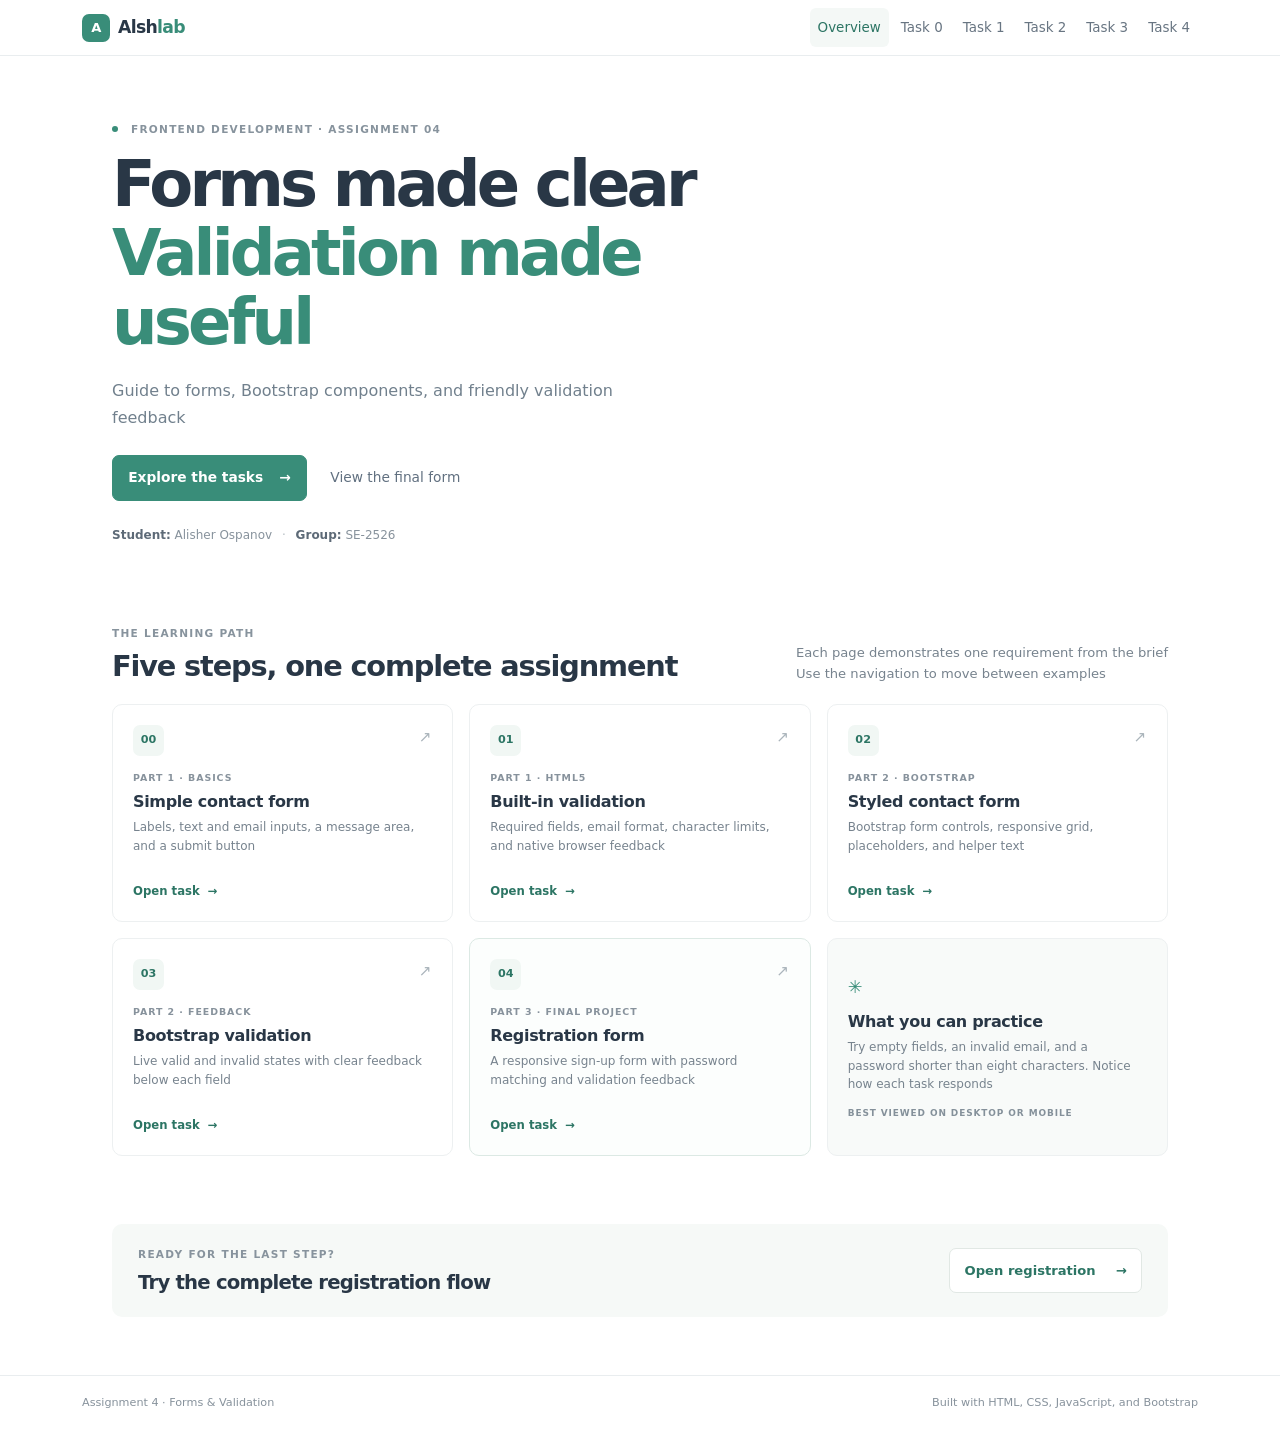
<file: index.html>
<!doctype html>
<html lang="en">
<head>
  <meta charset="utf-8">
  <meta name="viewport" content="width=device-width, initial-scale=1">
  <meta name="description" content="Assignment 4: HTML forms, Bootstrap styling, and validation examples.">
  <title>Assignment 4 · Forms &amp; Validation</title>
  <link href="https://cdn.jsdelivr.net/npm/bootstrap@5.3.8/dist/css/bootstrap.min.css" rel="stylesheet" integrity="sha384-sRIl4kxILFvY47J16cr9ZwB07vP4J8+LH7qKQnuqkuIAvNWLzeN8tE5YBujZqJLB" crossorigin="anonymous">
  <link rel="stylesheet" href="assets/css/styles.css">
</head>
<body>
  <nav class="navbar navbar-expand-lg site-navbar sticky-top" aria-label="Main navigation">
    <div class="container">
      <a class="navbar-brand d-flex align-items-center gap-2" href="index.html"><span class="brand-mark">A</span><span>Alsh<span class="brand-light">lab</span></span></a>
      <button class="navbar-toggler" type="button" data-bs-toggle="collapse" data-bs-target="#mainNavigation" aria-controls="mainNavigation" aria-expanded="false" aria-label="Toggle navigation"><span class="navbar-toggler-icon"></span></button>
      <div class="collapse navbar-collapse" id="mainNavigation">
        <ul class="navbar-nav ms-auto align-items-lg-center gap-lg-1">
          <li class="nav-item"><a class="nav-link" href="index.html">Overview</a></li>
          <li class="nav-item"><a class="nav-link" href="task0.html">Task 0</a></li>
          <li class="nav-item"><a class="nav-link" href="task1.html">Task 1</a></li>
          <li class="nav-item"><a class="nav-link" href="task2.html">Task 2</a></li>
          <li class="nav-item"><a class="nav-link" href="task3.html">Task 3</a></li>
          <li class="nav-item"><a class="nav-link" href="task4.html">Task 4</a></li>
        </ul>
      </div>
    </div>
  </nav>

  <main class="container page-container">
    <section class="home-hero row align-items-center">
      <div class="col-lg-9">
        <p class="eyebrow"><span class="eyebrow-dot"></span> FRONTEND DEVELOPMENT · ASSIGNMENT 04</p>
        <h1 class="display-title">Forms made clear<br><span>Validation made useful</span></h1>
        <p class="hero-copy">Guide to forms, Bootstrap components, and friendly validation feedback</p>
        <div class="d-flex flex-wrap gap-3 mt-4">
          <a class="btn btn-primary-soft" href="task0.html">Explore the tasks <span aria-hidden="true">→</span></a>
          <a class="btn btn-link-clean" href="task4.html">View the final form</a>
        </div>
        <p class="student-line"><strong>Student:</strong> Alisher Ospanov <span aria-hidden="true">·</span> <strong>Group:</strong> SE-2526</p>
      </div>
    </section>

    <section class="section-block" aria-labelledby="journey-title">
      <div class="section-heading d-flex flex-wrap justify-content-between align-items-end gap-3">
        <div><p class="eyebrow">THE LEARNING PATH</p><h2 id="journey-title">Five steps, one complete assignment</h2></div>
        <p class="section-intro">Each page demonstrates one requirement from the brief<br class="d-none d-md-block"> Use the navigation to move between examples</p>
      </div>
      <div class="row g-3 task-grid">
        <div class="col-md-6 col-lg-4"><a class="task-card" href="task0.html"><span class="task-number">00</span><span class="task-arrow" aria-hidden="true">↗</span><span class="task-tag">PART 1 · BASICS</span><h3>Simple contact form</h3><p>Labels, text and email inputs, a message area, and a submit button</p><span class="task-link">Open task <span aria-hidden="true">→</span></span></a></div>
        <div class="col-md-6 col-lg-4"><a class="task-card" href="task1.html"><span class="task-number">01</span><span class="task-arrow" aria-hidden="true">↗</span><span class="task-tag">PART 1 · HTML5</span><h3>Built-in validation</h3><p>Required fields, email format, character limits, and native browser feedback</p><span class="task-link">Open task <span aria-hidden="true">→</span></span></a></div>
        <div class="col-md-6 col-lg-4"><a class="task-card" href="task2.html"><span class="task-number">02</span><span class="task-arrow" aria-hidden="true">↗</span><span class="task-tag">PART 2 · BOOTSTRAP</span><h3>Styled contact form</h3><p>Bootstrap form controls, responsive grid, placeholders, and helper text</p><span class="task-link">Open task <span aria-hidden="true">→</span></span></a></div>
        <div class="col-md-6 col-lg-4"><a class="task-card" href="task3.html"><span class="task-number">03</span><span class="task-arrow" aria-hidden="true">↗</span><span class="task-tag">PART 2 · FEEDBACK</span><h3>Bootstrap validation</h3><p>Live valid and invalid states with clear feedback below each field</p><span class="task-link">Open task <span aria-hidden="true">→</span></span></a></div>
        <div class="col-md-6 col-lg-4"><a class="task-card task-card-featured" href="task4.html"><span class="task-number">04</span><span class="task-arrow" aria-hidden="true">↗</span><span class="task-tag">PART 3 · FINAL PROJECT</span><h3>Registration form</h3><p>A responsive sign-up form with password matching and validation feedback</p><span class="task-link">Open task <span aria-hidden="true">→</span></span></a></div>
        <div class="col-md-6 col-lg-4"><div class="assignment-note"><span class="note-icon">✳</span><h3>What you can practice</h3><p>Try empty fields, an invalid email, and a password shorter than eight characters. Notice how each task responds</p><span class="note-caption">BEST VIEWED ON DESKTOP OR MOBILE</span></div></div>
      </div>
    </section>

    <section class="bottom-banner d-flex flex-column flex-md-row align-items-md-center justify-content-between gap-3">
      <div><p class="eyebrow mb-2">READY FOR THE LAST STEP?</p><h2>Try the complete registration flow</h2></div>
      <a class="btn btn-light-cta" href="task4.html">Open registration <span aria-hidden="true">→</span></a>
    </section>
  </main>
  <footer class="site-footer"><div class="container d-flex flex-column flex-sm-row justify-content-between gap-2"><span>Assignment 4 · Forms &amp; Validation</span><span>Built with HTML, CSS, JavaScript, and Bootstrap</span></div></footer>
  <script src="https://cdn.jsdelivr.net/npm/bootstrap@5.3.8/dist/js/bootstrap.bundle.min.js" integrity="sha384-FKyoEForCGlyvwx9Hj09JcYn3nv7wiPVlz7YYwJrWVcXK/BmnVDxM+D2scQbITxI" crossorigin="anonymous"></script>
  <script src="assets/js/forms.js"></script>
</body>
</html>
</file>
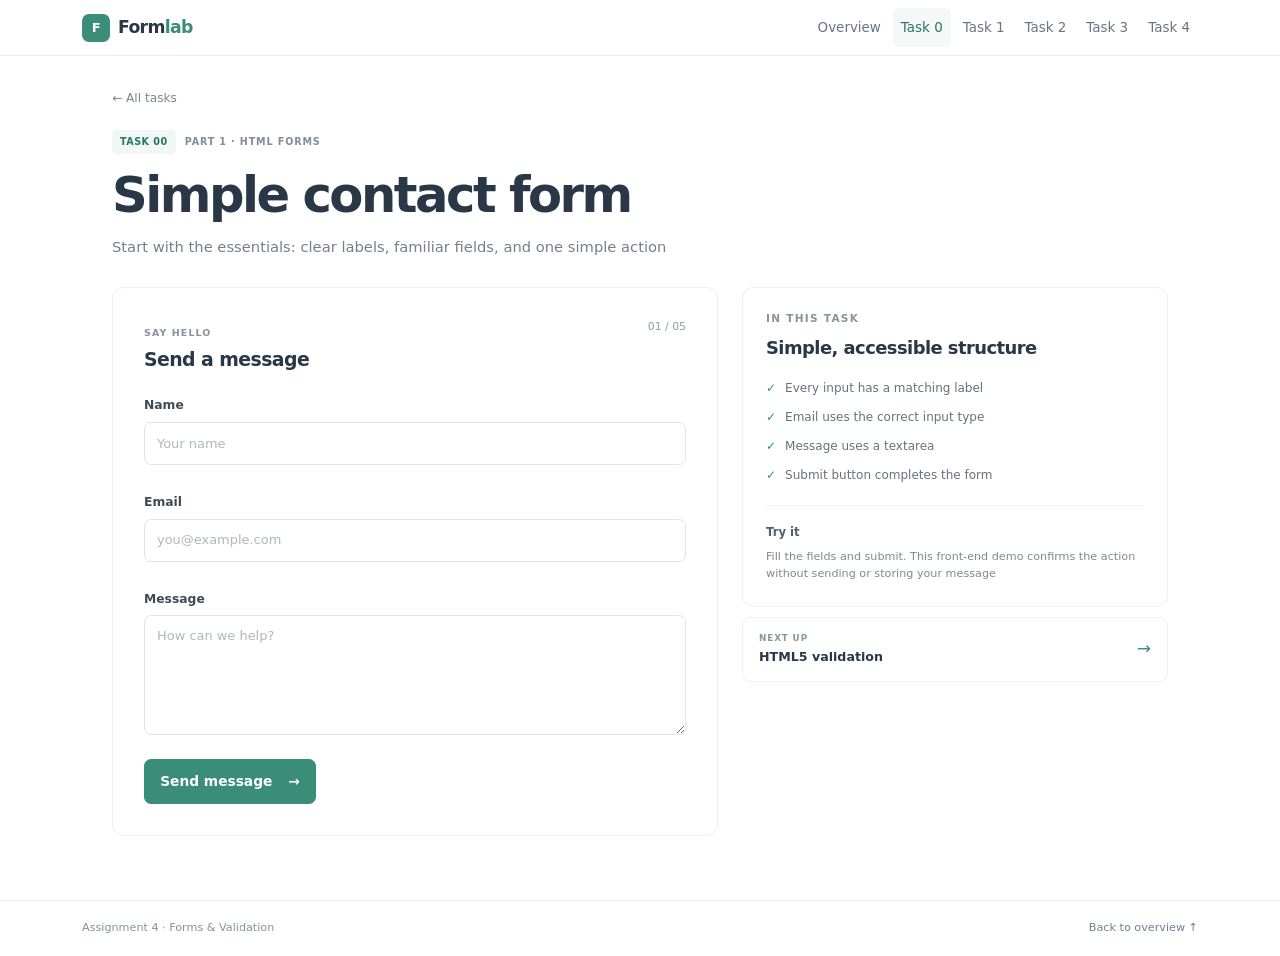
<file: task0.html>
<!doctype html>
<html lang="en">
  <head>
    <meta charset="utf-8">
    <meta name="viewport" content="width=device-width, initial-scale=1">
    <meta name="description" content="Task 0: a simple HTML contact form with labels and a submit button">
    <title>Task 0 · Simple Contact Form</title>
    <link
      href="https://cdn.jsdelivr.net/npm/bootstrap@5.3.8/dist/css/bootstrap.min.css"
      rel="stylesheet"
      integrity="sha384-sRIl4kxILFvY47J16cr9ZwB07vP4J8+LH7qKQnuqkuIAvNWLzeN8tE5YBujZqJLB"
      crossorigin="anonymous">
    <link rel="stylesheet" href="assets/css/styles.css">
  </head>
  <body>
    <nav class="navbar navbar-expand-lg site-navbar sticky-top" aria-label="Main navigation">
      <div class="container">
        <a class="navbar-brand d-flex align-items-center gap-2" href="index.html"><span class="brand-mark">F</span><span>Form<span class="brand-light">lab</span></span></a>
        <button
          class="navbar-toggler"
          type="button"
          data-bs-toggle="collapse"
          data-bs-target="#mainNavigation"
          aria-controls="mainNavigation"
          aria-expanded="false"
          aria-label="Toggle navigation"><span class="navbar-toggler-icon"></span></button>
        <div class="collapse navbar-collapse" id="mainNavigation">
          <ul class="navbar-nav ms-auto align-items-lg-center gap-lg-1">
            <li class="nav-item">
              <a class="nav-link" href="index.html">Overview</a>
            </li>
            <li class="nav-item">
              <a class="nav-link" href="task0.html">Task 0</a>
            </li>
            <li class="nav-item">
              <a class="nav-link" href="task1.html">Task 1</a>
            </li>
            <li class="nav-item">
              <a class="nav-link" href="task2.html">Task 2</a>
            </li>
            <li class="nav-item">
              <a class="nav-link" href="task3.html">Task 3</a>
            </li>
            <li class="nav-item">
              <a class="nav-link" href="task4.html">Task 4</a>
            </li>
          </ul>
        </div>
      </div>
    </nav>
    <main class="container page-container task-page">
      <div class="task-heading">
        <a class="back-link" href="index.html">← All tasks</a>
        <div class="task-meta"><span class="task-pill">TASK 00</span><span>PART 1 · HTML FORMS</span>
        </div>
        <h1>Simple contact form</h1>
        <p class="task-lead">Start with the essentials: clear labels, familiar fields, and one simple action</p>
      </div>
      <div class="row g-4 align-items-start">
        <div class="col-lg-7">
          <section class="form-panel">
            <div class="panel-heading">
              <div><span class="panel-kicker">SAY HELLO</span>
                <h2>Send a message</h2>
              </div>
              <span class="panel-step">01 / 05</span>
            </div>
            <form data-demo-form data-success-message="Thanks! Your contact form has been submitted in this demo">
              <div class="mb-4">
                <label for="contact-name" class="form-label">Name</label>
                <input id="contact-name" name="name" type="text" class="form-control" placeholder="Your name">
              </div>
              <div class="mb-4">
                <label for="contact-email" class="form-label">Email</label>
                <input id="contact-email" name="email" type="email" class="form-control" placeholder="you@example.com">
              </div>
              <div class="mb-4">
                <label for="contact-message" class="form-label">Message</label>
                <textarea id="contact-message" name="message" class="form-control" rows="5" placeholder="How can we help?"></textarea>
              </div>
              <button class="btn btn-primary-soft" type="submit">Send message <span aria-hidden="true">→</span></button>
              <p class="form-status" role="status" aria-live="polite" hidden></p>
            </form>
          </section>
        </div>
        <aside class="col-lg-5">
          <div class="criteria-panel">
            <p class="eyebrow">IN THIS TASK</p>
            <h2>Simple, accessible structure</h2>
            <ul class="criteria-list">
              <li><span>✓</span> Every input has a matching label
              </li>
              <li><span>✓</span> Email uses the correct input type
              </li>
              <li><span>✓</span> Message uses a textarea
              </li>
              <li><span>✓</span> Submit button completes the form
              </li>
            </ul>
            <div class="tip-box"><strong>Try it</strong>
              <p>Fill the fields and submit. This front-end demo confirms the action without sending or storing your message</p>
            </div>
          </div>
          <a class="next-task-link" href="task1.html"><span><small>NEXT UP</small><strong>HTML5 validation</strong></span><span aria-hidden="true">→</span></a>
        </aside>
      </div>
    </main>
    <footer class="site-footer">
      <div class="container d-flex flex-column flex-sm-row justify-content-between gap-2"><span>Assignment 4 · Forms &amp; Validation</span>
        <a href="index.html">Back to overview ↑</a>
      </div>
    </footer>
    <script
      src="https://cdn.jsdelivr.net/npm/bootstrap@5.3.8/dist/js/bootstrap.bundle.min.js"
      integrity="sha384-FKyoEForCGlyvwx9Hj09JcYn3nv7wiPVlz7YYwJrWVcXK/BmnVDxM+D2scQbITxI"
      crossorigin="anonymous"></script>
    <script src="assets/js/forms.js"></script>
  </body>
</html>
</file>
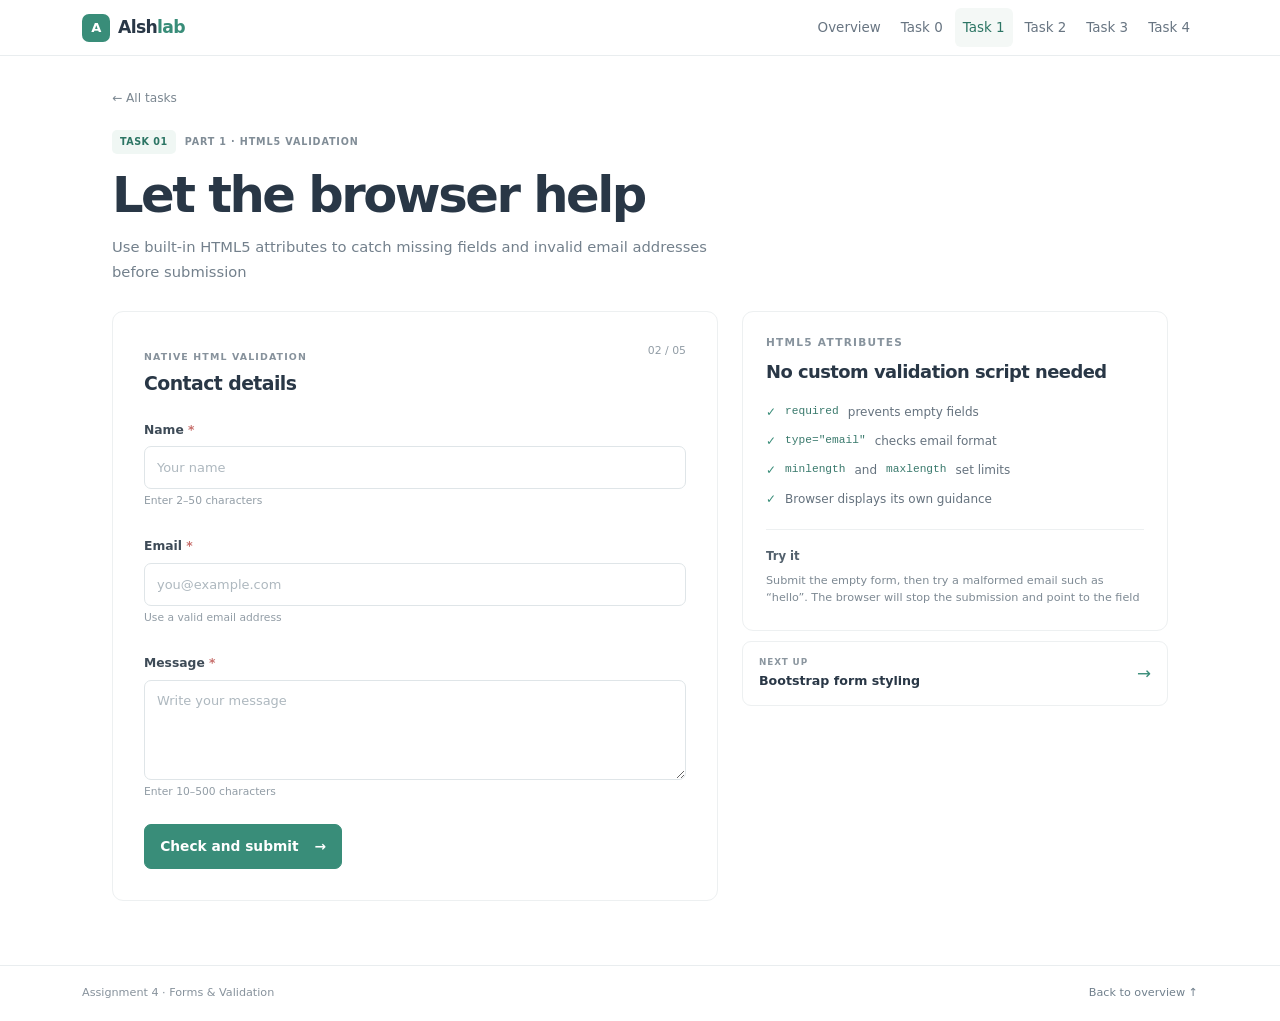
<file: task1.html>
<!doctype html>
<html lang="en">
  <head>
    <meta charset="utf-8">
    <meta name="viewport" content="width=device-width, initial-scale=1">
    <meta name="description" content="Task 1: demonstrate native HTML5 form validation attributes">
    <title>Task 1 · HTML5 Validation</title>
    <link
      href="https://cdn.jsdelivr.net/npm/bootstrap@5.3.8/dist/css/bootstrap.min.css"
      rel="stylesheet"
      integrity="sha384-sRIl4kxILFvY47J16cr9ZwB07vP4J8+LH7qKQnuqkuIAvNWLzeN8tE5YBujZqJLB"
      crossorigin="anonymous">
    <link rel="stylesheet" href="assets/css/styles.css">
  </head>
  <body>
    <nav class="navbar navbar-expand-lg site-navbar sticky-top" aria-label="Main navigation">
      <div class="container">
        <a class="navbar-brand d-flex align-items-center gap-2" href="index.html"><span class="brand-mark">A</span><span>Alsh<span class="brand-light">lab</span></span></a>
        <button
          class="navbar-toggler"
          type="button"
          data-bs-toggle="collapse"
          data-bs-target="#mainNavigation"
          aria-controls="mainNavigation"
          aria-expanded="false"
          aria-label="Toggle navigation"><span class="navbar-toggler-icon"></span></button>
        <div class="collapse navbar-collapse" id="mainNavigation">
          <ul class="navbar-nav ms-auto align-items-lg-center gap-lg-1">
            <li class="nav-item">
              <a class="nav-link" href="index.html">Overview</a>
            </li>
            <li class="nav-item">
              <a class="nav-link" href="task0.html">Task 0</a>
            </li>
            <li class="nav-item">
              <a class="nav-link" href="task1.html">Task 1</a>
            </li>
            <li class="nav-item">
              <a class="nav-link" href="task2.html">Task 2</a>
            </li>
            <li class="nav-item">
              <a class="nav-link" href="task3.html">Task 3</a>
            </li>
            <li class="nav-item">
              <a class="nav-link" href="task4.html">Task 4</a>
            </li>
          </ul>
        </div>
      </div>
    </nav>
    <main class="container page-container task-page">
      <div class="task-heading">
        <a class="back-link" href="index.html">← All tasks</a>
        <div class="task-meta"><span class="task-pill">TASK 01</span><span>PART 1 · HTML5 VALIDATION</span>
        </div>
        <h1>Let the browser help</h1>
        <p class="task-lead">Use built-in HTML5 attributes to catch missing fields and invalid email addresses before submission</p>
      </div>
      <div class="row g-4 align-items-start">
        <div class="col-lg-7">
          <section class="form-panel">
            <div class="panel-heading">
              <div><span class="panel-kicker">NATIVE HTML VALIDATION</span>
                <h2>Contact details</h2>
              </div>
              <span class="panel-step">02 / 05</span>
            </div>
            <form data-demo-form data-success-message="Looks good! All required fields passed the browser's HTML5 validation">
              <div class="mb-4">
                <label for="native-name" class="form-label">Name <span class="required-star" aria-hidden="true">*</span></label>
                <input
                  id="native-name"
                  name="name"
                  type="text"
                  class="form-control"
                  placeholder="Your name"
                  required
                  minlength="2"
                  maxlength="50"
                  autocomplete="name">
                <div class="form-text">Enter 2–50 characters
                </div>
              </div>
              <div class="mb-4">
                <label for="native-email" class="form-label">Email <span class="required-star" aria-hidden="true">*</span></label>
                <input
                  id="native-email"
                  name="email"
                  type="email"
                  class="form-control"
                  placeholder="you@example.com"
                  required
                  maxlength="100"
                  autocomplete="email">
                <div class="form-text">Use a valid email address
                </div>
              </div>
              <div class="mb-4">
                <label for="native-message" class="form-label">Message <span class="required-star" aria-hidden="true">*</span></label>
                <textarea
                  id="native-message"
                  name="message"
                  class="form-control"
                  rows="4"
                  placeholder="Write your message"
                  required
                  minlength="10"
                  maxlength="500"></textarea>
                <div class="form-text">Enter 10–500 characters
                </div>
              </div>
              <button class="btn btn-primary-soft" type="submit">Check and submit <span aria-hidden="true">→</span></button>
              <p class="form-status" role="status" aria-live="polite" hidden></p>
            </form>
          </section>
        </div>
        <aside class="col-lg-5">
          <div class="criteria-panel">
            <p class="eyebrow">HTML5 ATTRIBUTES</p>
            <h2>No custom validation script needed</h2>
            <ul class="criteria-list">
              <li><span>✓</span> <code>required</code> prevents empty fields
              </li>
              <li><span>✓</span> <code>type="email"</code> checks email format
              </li>
              <li><span>✓</span> <code>minlength</code> and <code>maxlength</code> set limits
              </li>
              <li><span>✓</span> Browser displays its own guidance
              </li>
            </ul>
            <div class="tip-box"><strong>Try it</strong>
              <p>Submit the empty form, then try a malformed email such as “hello”. The browser will stop the submission and point to the field</p>
            </div>
          </div>
          <a class="next-task-link" href="task2.html"><span><small>NEXT UP</small><strong>Bootstrap form styling</strong></span><span aria-hidden="true">→</span></a>
        </aside>
      </div>
    </main>
    <footer class="site-footer">
      <div class="container d-flex flex-column flex-sm-row justify-content-between gap-2"><span>Assignment 4 · Forms &amp; Validation</span>
        <a href="index.html">Back to overview ↑</a>
      </div>
    </footer>
    <script
      src="https://cdn.jsdelivr.net/npm/bootstrap@5.3.8/dist/js/bootstrap.bundle.min.js"
      integrity="sha384-FKyoEForCGlyvwx9Hj09JcYn3nv7wiPVlz7YYwJrWVcXK/BmnVDxM+D2scQbITxI"
      crossorigin="anonymous"></script>
    <script src="assets/js/forms.js"></script>
  </body>
</html>
</file>
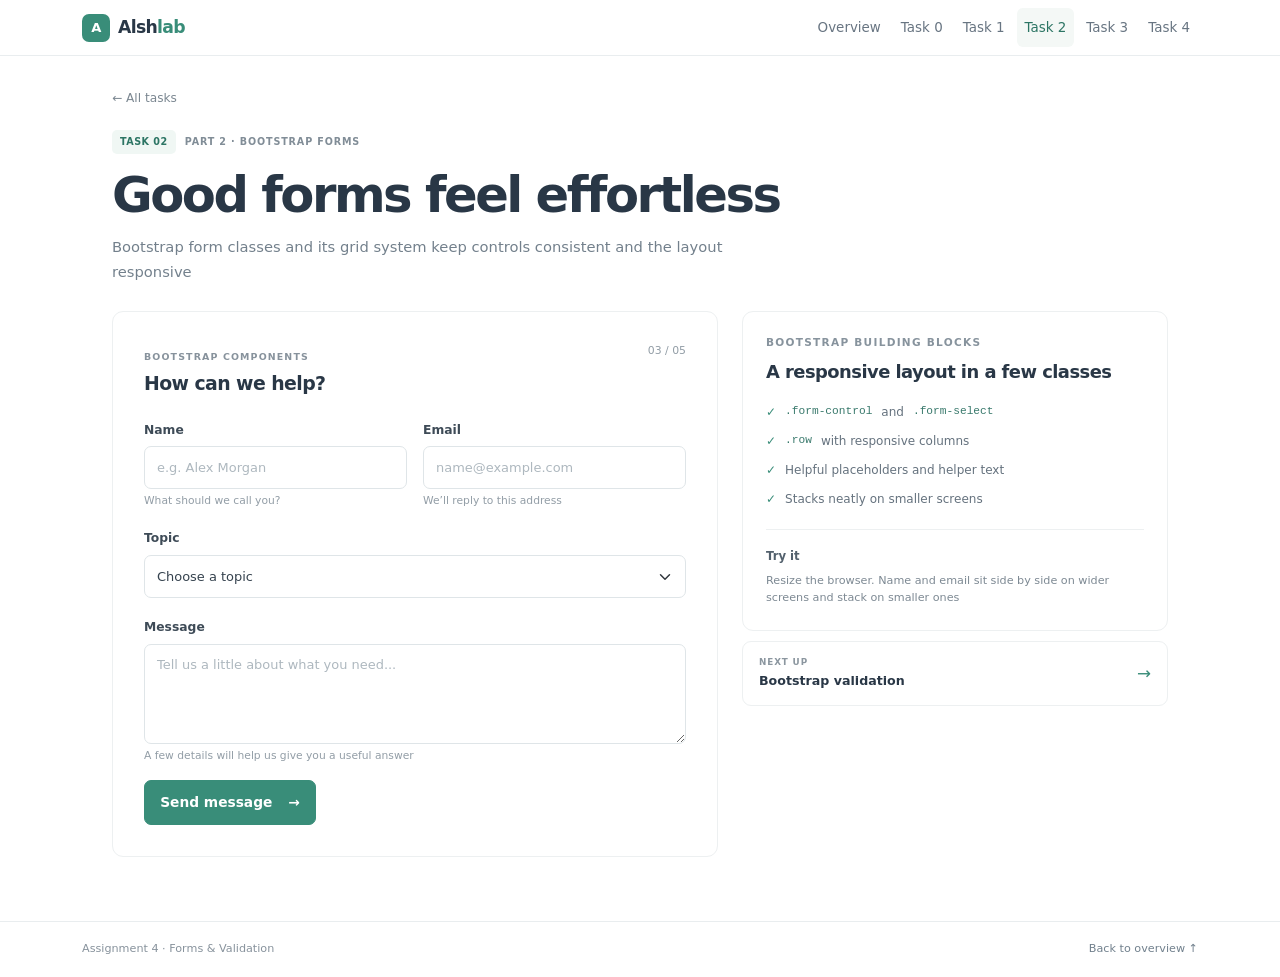
<file: task2.html>
<!doctype html>
<html lang="en">
  <head>
    <meta charset="utf-8">
    <meta name="viewport" content="width=device-width, initial-scale=1">
    <meta name="description" content="Task 2: style a responsive contact form with Bootstrap form classes and grid">
    <title>Task 2 · Bootstrap Form Styling</title>
    <link
      href="https://cdn.jsdelivr.net/npm/bootstrap@5.3.8/dist/css/bootstrap.min.css"
      rel="stylesheet"
      integrity="sha384-sRIl4kxILFvY47J16cr9ZwB07vP4J8+LH7qKQnuqkuIAvNWLzeN8tE5YBujZqJLB"
      crossorigin="anonymous">
    <link rel="stylesheet" href="assets/css/styles.css">
  </head>
  <body>
    <nav class="navbar navbar-expand-lg site-navbar sticky-top" aria-label="Main navigation">
      <div class="container">
        <a class="navbar-brand d-flex align-items-center gap-2" href="index.html"><span class="brand-mark">A</span><span>Alsh<span class="brand-light">lab</span></span></a>
        <button
          class="navbar-toggler"
          type="button"
          data-bs-toggle="collapse"
          data-bs-target="#mainNavigation"
          aria-controls="mainNavigation"
          aria-expanded="false"
          aria-label="Toggle navigation"><span class="navbar-toggler-icon"></span></button>
        <div class="collapse navbar-collapse" id="mainNavigation">
          <ul class="navbar-nav ms-auto align-items-lg-center gap-lg-1">
            <li class="nav-item">
              <a class="nav-link" href="index.html">Overview</a>
            </li>
            <li class="nav-item">
              <a class="nav-link" href="task0.html">Task 0</a>
            </li>
            <li class="nav-item">
              <a class="nav-link" href="task1.html">Task 1</a>
            </li>
            <li class="nav-item">
              <a class="nav-link" href="task2.html">Task 2</a>
            </li>
            <li class="nav-item">
              <a class="nav-link" href="task3.html">Task 3</a>
            </li>
            <li class="nav-item">
              <a class="nav-link" href="task4.html">Task 4</a>
            </li>
          </ul>
        </div>
      </div>
    </nav>
    <main class="container page-container task-page">
      <div class="task-heading">
        <a class="back-link" href="index.html">← All tasks</a>
        <div class="task-meta"><span class="task-pill">TASK 02</span><span>PART 2 · BOOTSTRAP FORMS</span>
        </div>
        <h1>Good forms feel effortless</h1>
        <p class="task-lead">Bootstrap form classes and its grid system keep controls consistent and the layout responsive</p>
      </div>
      <div class="row g-4 align-items-start">
        <div class="col-lg-7">
          <section class="form-panel">
            <div class="panel-heading">
              <div><span class="panel-kicker">BOOTSTRAP COMPONENTS</span>
                <h2>How can we help?</h2>
              </div>
              <span class="panel-step">03 / 05</span>
            </div>
            <form data-demo-form data-success-message="Thanks! Your message has been recorded for this demo">
              <div class="row g-3">
                <div class="col-md-6">
                  <label for="bootstrap-name" class="form-label">Name</label>
                  <input id="bootstrap-name" name="name" type="text" class="form-control" placeholder="e.g. Alex Morgan">
                  <div class="form-text">What should we call you?
                  </div>
                </div>
                <div class="col-md-6">
                  <label for="bootstrap-email" class="form-label">Email</label>
                  <input id="bootstrap-email" name="email" type="email" class="form-control" placeholder="name@example.com">
                  <div class="form-text">We’ll reply to this address
                  </div>
                </div>
                <div class="col-12">
                  <label for="bootstrap-topic" class="form-label">Topic</label>
                  <select id="bootstrap-topic" name="topic" class="form-select">
                    <option selected value="">Choose a topic</option>
                    <option>General question</option>
                    <option>Feedback</option>
                    <option>Other</option>
                  </select>
                </div>
                <div class="col-12">
                  <label for="bootstrap-message" class="form-label">Message</label>
                  <textarea
                    id="bootstrap-message"
                    name="message"
                    class="form-control"
                    rows="4"
                    placeholder="Tell us a little about what you need..."></textarea>
                  <div class="form-text">A few details will help us give you a useful answer
                  </div>
                </div>
                <div class="col-12">
                  <button class="btn btn-primary-soft" type="submit">Send message <span aria-hidden="true">→</span></button>
                  <p class="form-status" role="status" aria-live="polite" hidden></p>
                </div>
              </div>
            </form>
          </section>
        </div>
        <aside class="col-lg-5">
          <div class="criteria-panel">
            <p class="eyebrow">BOOTSTRAP BUILDING BLOCKS</p>
            <h2>A responsive layout in a few classes</h2>
            <ul class="criteria-list">
              <li><span>✓</span> <code>.form-control</code> and <code>.form-select</code>
              </li>
              <li><span>✓</span> <code>.row</code> with responsive columns
              </li>
              <li><span>✓</span> Helpful placeholders and helper text
              </li>
              <li><span>✓</span> Stacks neatly on smaller screens
              </li>
            </ul>
            <div class="tip-box"><strong>Try it</strong>
              <p>Resize the browser. Name and email sit side by side on wider screens and stack on smaller ones</p>
            </div>
          </div>
          <a class="next-task-link" href="task3.html"><span><small>NEXT UP</small><strong>Bootstrap validation</strong></span><span aria-hidden="true">→</span></a>
        </aside>
      </div>
    </main>
    <footer class="site-footer">
      <div class="container d-flex flex-column flex-sm-row justify-content-between gap-2"><span>Assignment 4 · Forms &amp; Validation</span>
        <a href="index.html">Back to overview ↑</a>
      </div>
    </footer>
    <script
      src="https://cdn.jsdelivr.net/npm/bootstrap@5.3.8/dist/js/bootstrap.bundle.min.js"
      integrity="sha384-FKyoEForCGlyvwx9Hj09JcYn3nv7wiPVlz7YYwJrWVcXK/BmnVDxM+D2scQbITxI"
      crossorigin="anonymous"></script>
    <script src="assets/js/forms.js"></script>
  </body>
</html>
</file>
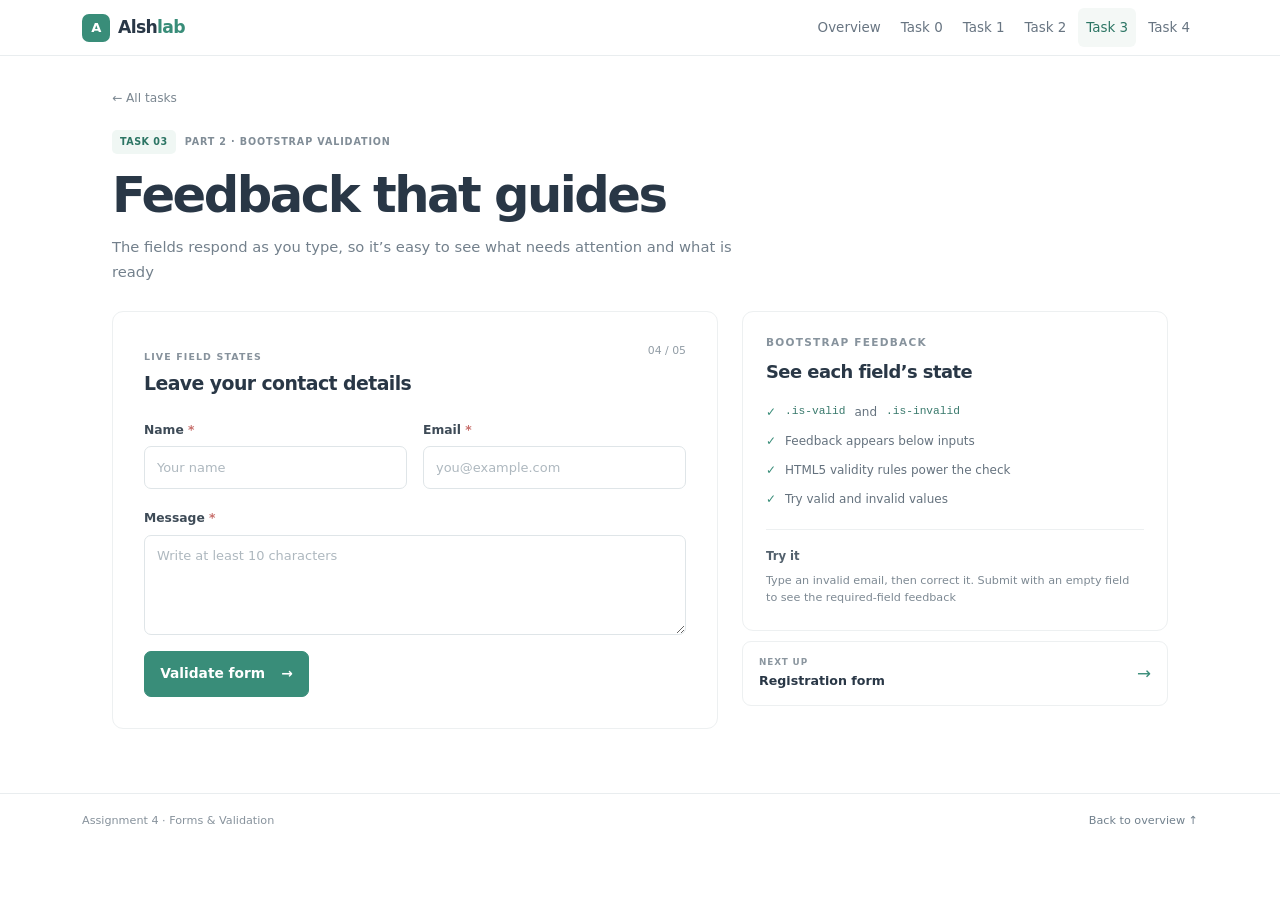
<file: task3.html>
<!doctype html>
<html lang="en">
  <head>
    <meta charset="utf-8">
    <meta name="viewport" content="width=device-width, initial-scale=1">
    <meta name="description" content="Task 3: demonstrate Bootstrap is-valid and is-invalid feedback styles">
    <title>Task 3 · Bootstrap Validation</title>
    <link
      href="https://cdn.jsdelivr.net/npm/bootstrap@5.3.8/dist/css/bootstrap.min.css"
      rel="stylesheet"
      integrity="sha384-sRIl4kxILFvY47J16cr9ZwB07vP4J8+LH7qKQnuqkuIAvNWLzeN8tE5YBujZqJLB"
      crossorigin="anonymous">
    <link rel="stylesheet" href="assets/css/styles.css">
  </head>
  <body>
    <nav class="navbar navbar-expand-lg site-navbar sticky-top" aria-label="Main navigation">
      <div class="container">
        <a class="navbar-brand d-flex align-items-center gap-2" href="index.html"><span class="brand-mark">A</span><span>Alsh<span class="brand-light">lab</span></span></a>
        <button
          class="navbar-toggler"
          type="button"
          data-bs-toggle="collapse"
          data-bs-target="#mainNavigation"
          aria-controls="mainNavigation"
          aria-expanded="false"
          aria-label="Toggle navigation"><span class="navbar-toggler-icon"></span></button>
        <div class="collapse navbar-collapse" id="mainNavigation">
          <ul class="navbar-nav ms-auto align-items-lg-center gap-lg-1">
            <li class="nav-item">
              <a class="nav-link" href="index.html">Overview</a>
            </li>
            <li class="nav-item">
              <a class="nav-link" href="task0.html">Task 0</a>
            </li>
            <li class="nav-item">
              <a class="nav-link" href="task1.html">Task 1</a>
            </li>
            <li class="nav-item">
              <a class="nav-link" href="task2.html">Task 2</a>
            </li>
            <li class="nav-item">
              <a class="nav-link" href="task3.html">Task 3</a>
            </li>
            <li class="nav-item">
              <a class="nav-link" href="task4.html">Task 4</a>
            </li>
          </ul>
        </div>
      </div>
    </nav>
    <main class="container page-container task-page">
      <div class="task-heading">
        <a class="back-link" href="index.html">← All tasks</a>
        <div class="task-meta"><span class="task-pill">TASK 03</span><span>PART 2 · BOOTSTRAP VALIDATION</span>
        </div>
        <h1>Feedback that guides</h1>
        <p class="task-lead">The fields respond as you type, so it’s easy to see what needs attention and what is ready</p>
      </div>
      <div class="row g-4 align-items-start">
        <div class="col-lg-7">
          <section class="form-panel">
            <div class="panel-heading">
              <div><span class="panel-kicker">LIVE FIELD STATES</span>
                <h2>Leave your contact details</h2>
              </div>
              <span class="panel-step">04 / 05</span>
            </div>
            <form
              class="needs-validation"
              data-validate-form
              data-success-message="Looks good! Your form is valid for this demo"
              novalidate>
              <div class="row g-3">
                <div class="col-md-6">
                  <label for="validated-name" class="form-label">Name <span class="required-star" aria-hidden="true">*</span></label>
                  <input
                    id="validated-name"
                    name="name"
                    type="text"
                    class="form-control"
                    placeholder="Your name"
                    required
                    minlength="2"
                    maxlength="50"
                    data-validate
                    data-required-message="Name is required"
                    data-invalid-message="Use at least 2 characters">
                  <div class="invalid-feedback" aria-live="polite">Name is required
                  </div>
                  <div class="valid-feedback">Looks good!
                  </div>
                </div>
                <div class="col-md-6">
                  <label for="validated-email" class="form-label">Email <span class="required-star" aria-hidden="true">*</span></label>
                  <input
                    id="validated-email"
                    name="email"
                    type="email"
                    class="form-control"
                    placeholder="you@example.com"
                    required
                    maxlength="100"
                    data-validate
                    data-required-message="Email is required"
                    data-invalid-message="Enter a valid email address">
                  <div class="invalid-feedback" aria-live="polite">Email is required
                  </div>
                  <div class="valid-feedback">Looks good!
                  </div>
                </div>
                <div class="col-12">
                  <label for="validated-message" class="form-label">Message <span class="required-star" aria-hidden="true">*</span></label>
                  <textarea
                    id="validated-message"
                    name="message"
                    class="form-control"
                    rows="4"
                    placeholder="Write at least 10 characters"
                    required
                    minlength="10"
                    maxlength="500"
                    data-validate
                    data-required-message="Message is required"
                    data-invalid-message="Please write at least 10 characters"></textarea>
                  <div class="invalid-feedback" aria-live="polite">Message is required
                  </div>
                  <div class="valid-feedback">Thanks for sharing the details
                  </div>
                </div>
                <div class="col-12">
                  <button class="btn btn-primary-soft" type="submit">Validate form <span aria-hidden="true">→</span></button>
                  <p class="form-status" role="status" aria-live="polite" hidden></p>
                </div>
              </div>
            </form>
          </section>
        </div>
        <aside class="col-lg-5">
          <div class="criteria-panel">
            <p class="eyebrow">BOOTSTRAP FEEDBACK</p>
            <h2>See each field’s state</h2>
            <ul class="criteria-list">
              <li><span>✓</span> <code>.is-valid</code> and <code>.is-invalid</code>
              </li>
              <li><span>✓</span> Feedback appears below inputs
              </li>
              <li><span>✓</span> HTML5 validity rules power the check
              </li>
              <li><span>✓</span> Try valid and invalid values
              </li>
            </ul>
            <div class="tip-box"><strong>Try it</strong>
              <p>Type an invalid email, then correct it. Submit with an empty field to see the required-field feedback</p>
            </div>
          </div>
          <a class="next-task-link" href="task4.html"><span><small>NEXT UP</small><strong>Registration form</strong></span><span aria-hidden="true">→</span></a>
        </aside>
      </div>
    </main>
    <footer class="site-footer">
      <div class="container d-flex flex-column flex-sm-row justify-content-between gap-2"><span>Assignment 4 · Forms &amp; Validation</span>
        <a href="index.html">Back to overview ↑</a>
      </div>
    </footer>
    <script
      src="https://cdn.jsdelivr.net/npm/bootstrap@5.3.8/dist/js/bootstrap.bundle.min.js"
      integrity="sha384-FKyoEForCGlyvwx9Hj09JcYn3nv7wiPVlz7YYwJrWVcXK/BmnVDxM+D2scQbITxI"
      crossorigin="anonymous"></script>
    <script src="assets/js/forms.js"></script>
  </body>
</html>
</file>
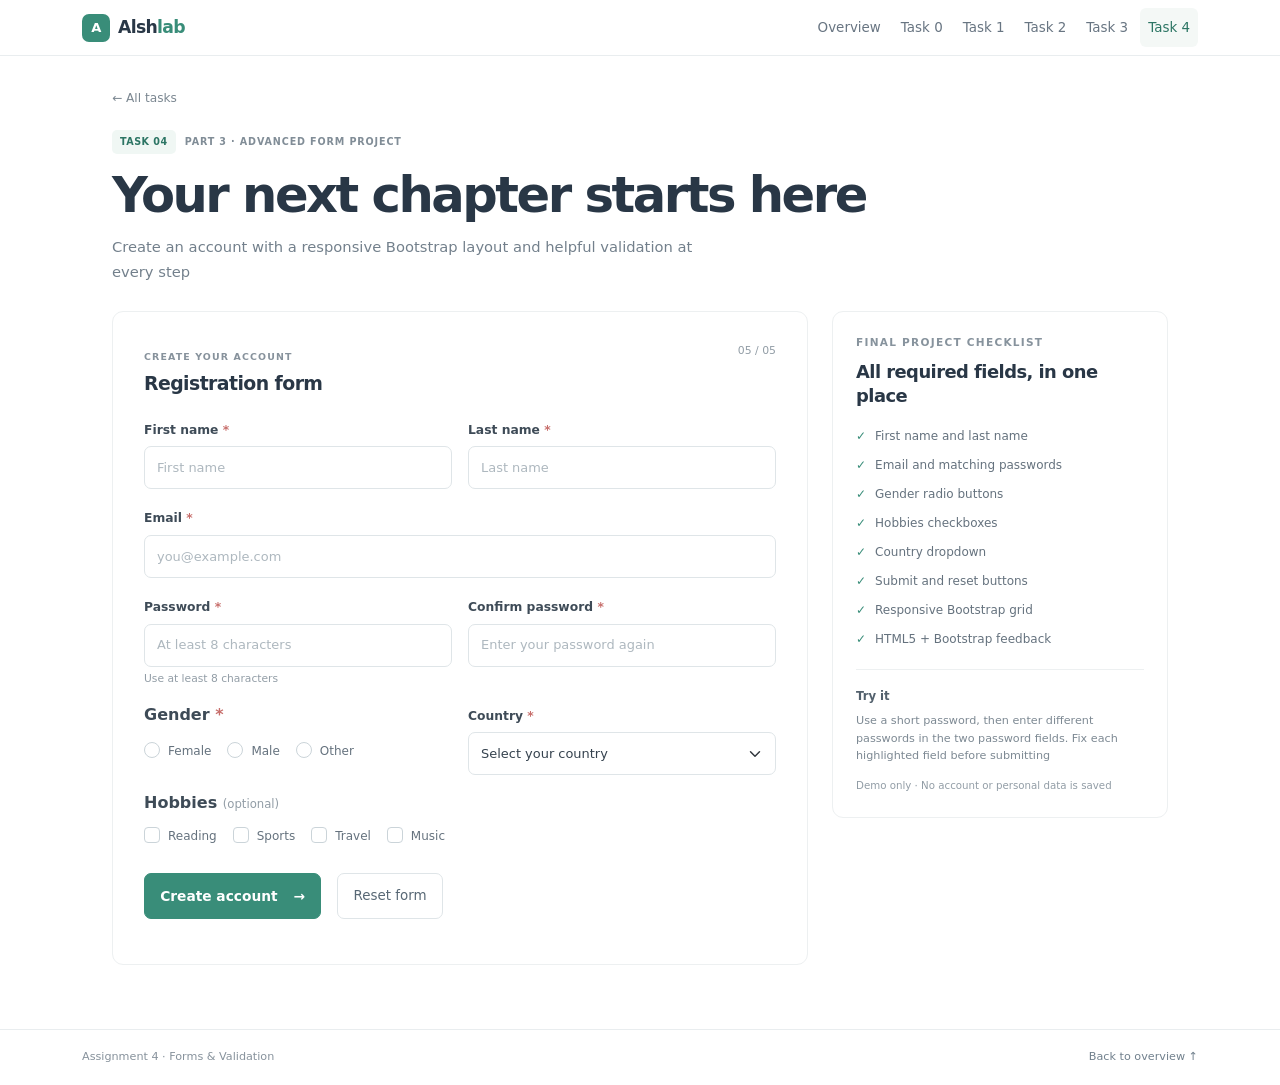
<file: task4.html>
<!doctype html>
<html lang="en">
  <head>
    <meta charset="utf-8">
    <meta name="viewport" content="width=device-width, initial-scale=1">
    <meta name="description" content="Task 4: a responsive registration form with HTML5 and Bootstrap validation feedback">
    <title>Task 4 · Registration Form</title>
    <link
      href="https://cdn.jsdelivr.net/npm/bootstrap@5.3.8/dist/css/bootstrap.min.css"
      rel="stylesheet"
      integrity="sha384-sRIl4kxILFvY47J16cr9ZwB07vP4J8+LH7qKQnuqkuIAvNWLzeN8tE5YBujZqJLB"
      crossorigin="anonymous">
    <link rel="stylesheet" href="assets/css/styles.css">
  </head>
  <body>
    <nav class="navbar navbar-expand-lg site-navbar sticky-top" aria-label="Main navigation">
      <div class="container">
        <a class="navbar-brand d-flex align-items-center gap-2" href="index.html"><span class="brand-mark">A</span><span>Alsh<span class="brand-light">lab</span></span></a>
        <button
          class="navbar-toggler"
          type="button"
          data-bs-toggle="collapse"
          data-bs-target="#mainNavigation"
          aria-controls="mainNavigation"
          aria-expanded="false"
          aria-label="Toggle navigation"><span class="navbar-toggler-icon"></span></button>
        <div class="collapse navbar-collapse" id="mainNavigation">
          <ul class="navbar-nav ms-auto align-items-lg-center gap-lg-1">
            <li class="nav-item">
              <a class="nav-link" href="index.html">Overview</a>
            </li>
            <li class="nav-item">
              <a class="nav-link" href="task0.html">Task 0</a>
            </li>
            <li class="nav-item">
              <a class="nav-link" href="task1.html">Task 1</a>
            </li>
            <li class="nav-item">
              <a class="nav-link" href="task2.html">Task 2</a>
            </li>
            <li class="nav-item">
              <a class="nav-link" href="task3.html">Task 3</a>
            </li>
            <li class="nav-item">
              <a class="nav-link" href="task4.html">Task 4</a>
            </li>
          </ul>
        </div>
      </div>
    </nav>
    <main class="container page-container task-page">
      <div class="task-heading">
        <a class="back-link" href="index.html">← All tasks</a>
        <div class="task-meta"><span class="task-pill">TASK 04</span><span>PART 3 · ADVANCED FORM PROJECT</span>
        </div>
        <h1>Your next chapter starts here</h1>
        <p class="task-lead">Create an account with a responsive Bootstrap layout and helpful validation at every step</p>
      </div>
      <div class="row g-4 align-items-start">
        <div class="col-lg-8">
          <section class="form-panel registration-panel">
            <div class="panel-heading">
              <div><span class="panel-kicker">CREATE YOUR ACCOUNT</span>
                <h2>Registration form</h2>
              </div>
              <span class="panel-step">05 / 05</span>
            </div>
            <form
              class="needs-validation"
              data-validate-form
              data-success-message="Registration details look good! This demo does not create or store an account"
              novalidate>
              <div class="row g-3">
                <div class="col-md-6">
                  <label for="first-name" class="form-label">First name <span class="required-star" aria-hidden="true">*</span></label>
                  <input
                    id="first-name"
                    name="firstName"
                    type="text"
                    class="form-control"
                    placeholder="First name"
                    autocomplete="given-name"
                    required
                    minlength="2"
                    maxlength="40"
                    data-validate
                    data-required-message="First name is required"
                    data-invalid-message="Use at least 2 characters">
                  <div class="invalid-feedback">First name is required
                  </div>
                  <div class="valid-feedback">Looks good!
                  </div>
                </div>
                <div class="col-md-6">
                  <label for="last-name" class="form-label">Last name <span class="required-star" aria-hidden="true">*</span></label>
                  <input
                    id="last-name"
                    name="lastName"
                    type="text"
                    class="form-control"
                    placeholder="Last name"
                    autocomplete="family-name"
                    required
                    minlength="2"
                    maxlength="40"
                    data-validate
                    data-required-message="Last name is required"
                    data-invalid-message="Use at least 2 characters">
                  <div class="invalid-feedback">Last name is required
                  </div>
                  <div class="valid-feedback">Looks good!
                  </div>
                </div>
                <div class="col-12">
                  <label for="registration-email" class="form-label">Email <span class="required-star" aria-hidden="true">*</span></label>
                  <input
                    id="registration-email"
                    name="email"
                    type="email"
                    class="form-control"
                    placeholder="you@example.com"
                    autocomplete="email"
                    required
                    maxlength="100"
                    data-validate
                    data-required-message="Email is required"
                    data-invalid-message="Enter a valid email address">
                  <div class="invalid-feedback">Email is required
                  </div>
                  <div class="valid-feedback">Email looks good!
                  </div>
                </div>
                <div class="col-md-6">
                  <label for="registration-password" class="form-label">Password <span class="required-star" aria-hidden="true">*</span></label>
                  <input
                    id="registration-password"
                    name="password"
                    type="password"
                    class="form-control"
                    placeholder="At least 8 characters"
                    autocomplete="new-password"
                    required
                    minlength="8"
                    maxlength="64"
                    data-validate
                    data-password-source
                    data-required-message="Password is required"
                    data-invalid-message="Password must be at least 8 characters">
                  <div class="form-text">Use at least 8 characters
                  </div>
                  <div class="invalid-feedback">Password is required
                  </div>
                  <div class="valid-feedback">Strong enough for this demo
                  </div>
                </div>
                <div class="col-md-6">
                  <label for="confirm-password" class="form-label">Confirm password <span class="required-star" aria-hidden="true">*</span></label>
                  <input
                    id="confirm-password"
                    name="confirmPassword"
                    type="password"
                    class="form-control"
                    placeholder="Enter your password again"
                    autocomplete="new-password"
                    required
                    data-validate
                    data-password-confirm="#registration-password"
                    data-required-message="Please confirm your password"
                    data-invalid-message="Passwords must match">
                  <div class="invalid-feedback">Please confirm your password
                  </div>
                  <div class="valid-feedback">Passwords match!
                  </div>
                </div>
                <fieldset class="col-md-6" data-radio-group="gender">
                  <legend class="form-label fs-6">Gender <span class="required-star" aria-hidden="true">*</span></legend>
                  <div class="d-flex flex-wrap gap-3 pt-1">
                    <div class="form-check">
                      <input class="form-check-input" id="gender-female" name="gender" type="radio" value="female" required>
                      <label class="form-check-label" for="gender-female">Female</label>
                    </div>
                    <div class="form-check">
                      <input class="form-check-input" id="gender-male" name="gender" type="radio" value="male" required>
                      <label class="form-check-label" for="gender-male">Male</label>
                    </div>
                    <div class="form-check">
                      <input class="form-check-input" id="gender-other" name="gender" type="radio" value="other" required>
                      <label class="form-check-label" for="gender-other">Other</label>
                    </div>
                  </div>
                  <div class="invalid-feedback" data-group-feedback>Choose one option
                  </div>
                </fieldset>
                <div class="col-md-6">
                  <label for="country" class="form-label">Country <span class="required-star" aria-hidden="true">*</span></label>
                  <select id="country" name="country" class="form-select" required data-validate data-required-message="Please select your country">
                    <option value="" selected disabled>Select your country</option>
                    <option value="kz">Kazakhstan</option>
                    <option value="kg">Kyrgyzstan</option>
                    <option value="uz">Uzbekistan</option>
                    <option value="other">Other</option>
                  </select>
                  <div class="invalid-feedback">Please select your country
                  </div>
                  <div class="valid-feedback">Country selected
                  </div>
                </div>
                <fieldset class="col-12">
                  <legend class="form-label fs-6 mb-2">Hobbies <span class="optional-label">(optional)</span></legend>
                  <div class="d-flex flex-wrap gap-3">
                    <div class="form-check">
                      <input class="form-check-input" id="hobby-reading" name="hobbies" type="checkbox" value="reading">
                      <label class="form-check-label" for="hobby-reading">Reading</label>
                    </div>
                    <div class="form-check">
                      <input class="form-check-input" id="hobby-sports" name="hobbies" type="checkbox" value="sports">
                      <label class="form-check-label" for="hobby-sports">Sports</label>
                    </div>
                    <div class="form-check">
                      <input class="form-check-input" id="hobby-travel" name="hobbies" type="checkbox" value="travel">
                      <label class="form-check-label" for="hobby-travel">Travel</label>
                    </div>
                    <div class="form-check">
                      <input class="form-check-input" id="hobby-music" name="hobbies" type="checkbox" value="music">
                      <label class="form-check-label" for="hobby-music">Music</label>
                    </div>
                  </div>
                </fieldset>
                <div class="col-12 d-flex flex-wrap gap-3 pt-2">
                  <button class="btn btn-primary-soft" type="submit">Create account <span aria-hidden="true">→</span></button>
                  <button class="btn btn-reset" type="reset">Reset form</button>
                </div>
                <div class="col-12">
                  <p class="form-status" role="status" aria-live="polite" hidden></p>
                </div>
              </div>
            </form>
          </section>
        </div>
        <aside class="col-lg-4">
          <div class="criteria-panel">
            <p class="eyebrow">FINAL PROJECT CHECKLIST</p>
            <h2>All required fields, in one place</h2>
            <ul class="criteria-list">
              <li><span>✓</span> First name and last name
              </li>
              <li><span>✓</span> Email and matching passwords
              </li>
              <li><span>✓</span> Gender radio buttons
              </li>
              <li><span>✓</span> Hobbies checkboxes
              </li>
              <li><span>✓</span> Country dropdown
              </li>
              <li><span>✓</span> Submit and reset buttons
              </li>
              <li><span>✓</span> Responsive Bootstrap grid
              </li>
              <li><span>✓</span> HTML5 + Bootstrap feedback
              </li>
            </ul>
            <div class="tip-box"><strong>Try it</strong>
              <p>Use a short password, then enter different passwords in the two password fields. Fix each highlighted field before submitting</p>
            </div>
            <p class="privacy-note">Demo only · No account or personal data is saved</p>
          </div>
        </aside>
      </div>
    </main>
    <footer class="site-footer">
      <div class="container d-flex flex-column flex-sm-row justify-content-between gap-2"><span>Assignment 4 · Forms &amp; Validation</span>
        <a href="index.html">Back to overview ↑</a>
      </div>
    </footer>
    <script
      src="https://cdn.jsdelivr.net/npm/bootstrap@5.3.8/dist/js/bootstrap.bundle.min.js"
      integrity="sha384-FKyoEForCGlyvwx9Hj09JcYn3nv7wiPVlz7YYwJrWVcXK/BmnVDxM+D2scQbITxI"
      crossorigin="anonymous"></script>
    <script src="assets/js/forms.js"></script>
  </body>
</html>
</file>
<file: assets/css/styles.css>
:root {
  --ink: #293746;
  --muted: #71808d;
  --line: #e9edef;
  --mint: #398d79;
  --mint-dark: #2c7564;
  --paper: #ffffff;
  --page: #ffffff;
  --bs-primary: #398d79;
  --bs-primary-rgb: 57, 141, 121;
  --bs-success: #398d79;
  --bs-success-rgb: 57, 141, 121;
  --bs-body-color: #293746;
  --bs-body-bg: #ffffff;
  --bs-border-color: #e5eaed;
  --bs-border-radius: .65rem;
  --bs-focus-ring-color: rgba(57, 141, 121, .15);
}

body {
  min-height: 100vh;
  color: var(--ink);
  background: var(--page);
  font-family: Inter, ui-sans-serif, system-ui, -apple-system, BlinkMacSystemFont, "Segoe UI", sans-serif;
}

a {
  color: inherit;
}

.site-navbar {
  background: #fff;
  border-bottom: 1px solid var(--line);
}

.navbar-brand {
  color: var(--ink);
  font-size: 1.08rem;
  font-weight: 700;
  letter-spacing: -.04em;
}

.navbar-brand:hover {
  color: var(--ink);
}

.brand-mark {
  display: inline-grid;
  place-items: center;
  width: 28px;
  height: 28px;
  border-radius: 7px;
  color: #fff;
  background: var(--mint);
  font-size: .82rem;
  font-weight: 750;
}

.brand-light {
  color: var(--mint);
}

.navbar-nav .nav-link {
  padding: .6rem .7rem;
  border-radius: 6px;
  color: #687582;
  font-size: .84rem;
}

.navbar-nav .nav-link:hover, .navbar-nav .nav-link.active {
  color: var(--mint-dark);
  background: #f4f8f6;
}

.navbar-toggler {
  border-color: var(--line);
  box-shadow: none !important;
}

.page-container {
  max-width: 1080px;
}

.home-hero {
  min-height: 390px;
  padding-top: 66px;
  padding-bottom: 48px;
}

.eyebrow {
  margin-bottom: 12px;
  color: #87939d;
  font-size: .66rem;
  font-weight: 700;
  letter-spacing: .12em;
}

.eyebrow-dot {
  display: inline-block;
  width: 6px;
  height: 6px;
  margin: 0 8px 1px 0;
  border-radius: 50%;
  background: var(--mint);
}

.display-title {
  max-width: 740px;
  margin: 0;
  color: var(--ink);
  font-size: clamp(2.65rem, 5vw, 4.1rem);
  line-height: 1.08;
  font-weight: 700;
  letter-spacing: -.06em;
}

.display-title span {
  color: var(--mint);
}

.hero-copy {
  max-width: 540px;
  margin: 19px 0 0;
  color: var(--muted);
  font-size: 1rem;
  line-height: 1.7;
}

.btn-primary-soft {
  --bs-btn-color: #fff;
  --bs-btn-bg: var(--mint);
  --bs-btn-border-color: var(--mint);
  --bs-btn-hover-color: #fff;
  --bs-btn-hover-bg: var(--mint-dark);
  --bs-btn-hover-border-color: var(--mint-dark);
  display: inline-flex;
  align-items: center;
  gap: 16px;
  padding: .72rem .95rem;
  border-radius: 7px;
  font-size: .86rem;
  font-weight: 600;
}

.btn-link-clean {
  padding: .72rem .4rem;
  color: #617080;
  text-decoration: none;
  font-size: .86rem;
}

.btn-link-clean:hover {
  color: var(--mint-dark);
}

.student-line {
  margin: 25px 0 0;
  color: #87929c;
  font-size: .75rem;
}

.student-line strong {
  color: #5d6a77;
  font-weight: 600;
}

.student-line span {
  padding: 0 6px;
  color: #b4bdc3;
}

.section-block {
  padding: 34px 0 68px;
}

.section-heading {
  margin-bottom: 20px;
}

.section-heading .eyebrow {
  margin-bottom: 8px;
}

.section-heading h2, .bottom-banner h2 {
  margin: 0;
  color: var(--ink);
  font-size: clamp(1.45rem, 3vw, 1.8rem);
  font-weight: 680;
  letter-spacing: -.04em;
}

.section-intro {
  margin: 0;
  color: #77838e;
  font-size: .82rem;
  line-height: 1.6;
}

.task-card, .assignment-note {
  position: relative;
  display: flex;
  flex-direction: column;
  min-height: 218px;
  height: 100%;
  padding: 20px;
  border: 1px solid #edf0f1;
  border-radius: 10px;
  background: #fff;
  text-decoration: none;
  transition: border-color .16s ease, background .16s ease;
}

.task-card:hover {
  border-color: #cddfd9;
  background: #fcfefd;
}

.task-number {
  display: grid;
  place-items: center;
  width: 31px;
  height: 31px;
  margin-bottom: 15px;
  border-radius: 7px;
  color: var(--mint-dark);
  background: #f1f7f4;
  font-size: .7rem;
  font-weight: 700;
}

.task-arrow {
  position: absolute;
  top: 21px;
  right: 21px;
  color: #aab4bb;
  font-size: .95rem;
}

.task-card:hover .task-arrow {
  color: var(--mint);
}

.task-tag {
  margin-bottom: 7px;
  color: #87929c;
  font-size: .59rem;
  font-weight: 700;
  letter-spacing: .1em;
}

.task-card h3, .assignment-note h3 {
  margin: 0 0 7px;
  color: var(--ink);
  font-size: 1rem;
  font-weight: 650;
  letter-spacing: -.02em;
}

.task-card p, .assignment-note p {
  margin: 0;
  color: #77838e;
  font-size: .75rem;
  line-height: 1.55;
}

.task-link {
  margin-top: auto;
  padding-top: 14px;
  color: var(--mint-dark);
  font-size: .73rem;
  font-weight: 650;
}

.task-link span {
  margin-left: 4px;
}

.task-card-featured {
  border-color: #dce9e4;
  background: #fcfefd;
}

.assignment-note {
  justify-content: center;
  background: #f8faf9;
}

.note-icon {
  margin-bottom: 12px;
  color: var(--mint);
  font-size: 1.1rem;
}

.note-caption {
  margin-top: 13px;
  color: #84909a;
  font-size: .56rem;
  font-weight: 700;
  letter-spacing: .1em;
}

.bottom-banner {
  margin-bottom: 58px;
  padding: 23px 26px;
  border-radius: 10px;
  background: #f6f9f7;
}

.bottom-banner .eyebrow {
  margin-bottom: 7px;
}

.bottom-banner h2 {
  font-size: 1.23rem;
}

.btn-light-cta {
  display: inline-flex;
  align-items: center;
  gap: 20px;
  padding: .72rem .9rem;
  border: 1px solid #e1e8e4;
  border-radius: 7px;
  color: var(--mint-dark);
  background: #fff;
  font-size: .82rem;
  font-weight: 600;
}

.btn-light-cta:hover {
  border-color: #cddfd8;
  color: var(--mint-dark);
}

.site-footer {
  padding: 19px 0;
  border-top: 1px solid var(--line);
  color: #87929c;
  background: #fff;
  font-size: .7rem;
}

.site-footer a {
  color: #71808d;
  text-decoration: none;
}

.site-footer a:hover {
  color: var(--mint-dark);
}

.task-page {
  padding-top: 29px;
  padding-bottom: 64px;
}

.task-heading {
  margin-bottom: 27px;
}

.back-link {
  display: inline-block;
  margin-bottom: 22px;
  color: #7b8791;
  text-decoration: none;
  font-size: .76rem;
}

.back-link:hover {
  color: var(--mint-dark);
}

.task-meta {
  display: flex;
  align-items: center;
  gap: 9px;
  margin-bottom: 12px;
  color: #818d97;
  font-size: .6rem;
  font-weight: 700;
  letter-spacing: .09em;
}

.task-pill {
  padding: 5px 8px;
  border-radius: 5px;
  color: var(--mint-dark);
  background: #f0f7f4;
  letter-spacing: .05em;
}

.task-heading h1 {
  margin: 0;
  font-size: clamp(2rem, 4.5vw, 3.1rem);
  font-weight: 700;
  letter-spacing: -.05em;
}

.task-lead {
  max-width: 620px;
  margin: 10px 0 0;
  color: #73808c;
  font-size: .92rem;
  line-height: 1.65;
}

.form-panel, .criteria-panel {
  border: 1px solid #edf0f1;
  border-radius: 11px;
  background: #fff;
}

.form-panel {
  padding: clamp(21px, 3.5vw, 31px);
}

.registration-panel {
  padding-bottom: 29px;
}

.panel-heading {
  display: flex;
  justify-content: space-between;
  align-items: flex-start;
  gap: 15px;
  margin-bottom: 22px;
}

.panel-kicker {
  color: #87929c;
  font-size: .59rem;
  font-weight: 700;
  letter-spacing: .12em;
}

.panel-heading h2 {
  margin: 5px 0 0;
  color: var(--ink);
  font-size: 1.18rem;
  font-weight: 680;
  letter-spacing: -.03em;
}

.panel-step {
  color: #929da6;
  font-size: .68rem;
}

.form-label {
  margin-bottom: .45rem;
  color: #3e4b57;
  font-size: .77rem;
  font-weight: 600;
}

.form-control, .form-select {
  min-height: 43px;
  padding: .63rem .75rem;
  border-color: #dfe5e8;
  border-radius: 7px;
  color: #35424e;
  font-size: .81rem;
  box-shadow: none;
}

textarea.form-control {
  min-height: auto;
}

.form-control::placeholder {
  color: #aeb8bf;
}

.form-control:focus, .form-select:focus {
  border-color: #82b6a8;
  box-shadow: 0 0 0 .18rem rgba(57,141,121,.1);
}

.form-text {
  color: #929da6;
  font-size: .67rem;
}

.form-check-input {
  border-color: #cbd4d9;
}

.form-check-input:checked {
  border-color: var(--mint);
  background-color: var(--mint);
}

.form-check-input:focus {
  border-color: #82b6a8;
  box-shadow: 0 0 0 .18rem rgba(57,141,121,.12);
}

.form-check-label {
  color: #65727e;
  font-size: .75rem;
}

.required-star {
  color: #c76e6b;
}

.optional-label {
  color: #929da6;
  font-size: .73rem;
  font-weight: 400;
}

.btn-reset {
  padding: .72rem .95rem;
  border: 1px solid #dfe5e8;
  border-radius: 7px;
  color: #586875;
  background: #fff;
  font-size: .84rem;
}

.btn-reset:hover {
  border-color: #cdd6db;
  background: #fafbfb;
}

.form-status {
  margin: 13px 0 0;
  padding: 10px 12px;
  border: 1px solid #d6e9e2;
  border-radius: 7px;
  color: #2c7564;
  background: #f7fbf9;
  font-size: .74rem;
}

.form-status.is-error {
  border-color: #ead7d6;
  color: #965452;
  background: #fdf9f8;
}

.criteria-panel {
  padding: 23px;
}

.criteria-panel .eyebrow {
  margin-bottom: 9px;
}

.criteria-panel h2 {
  margin: 0;
  color: var(--ink);
  font-size: 1.12rem;
  line-height: 1.35;
  font-weight: 670;
  letter-spacing: -.03em;
}

.criteria-list {
  display: grid;
  gap: 11px;
  margin: 19px 0 21px;
  padding: 0;
  list-style: none;
}

.criteria-list li {
  display: flex;
  align-items: flex-start;
  gap: 9px;
  color: #65727e;
  font-size: .75rem;
  line-height: 1.5;
}

.criteria-list li > span {
  color: var(--mint);
  font-size: .75rem;
  font-weight: 750;
}

.criteria-list code {
  color: #39796c;
  font-size: .7rem;
}

.tip-box {
  padding-top: 13px;
  border-top: 1px solid #edf0f1;
}

.tip-box strong {
  color: #53616d;
  font-size: .73rem;
}

.tip-box p {
  margin: 5px 0 0;
  color: #7d8993;
  font-size: .7rem;
  line-height: 1.55;
}

.next-task-link {
  display: flex;
  align-items: center;
  justify-content: space-between;
  margin-top: 10px;
  padding: 14px 16px;
  border: 1px solid #edf0f1;
  border-radius: 9px;
  color: var(--ink);
  background: #fff;
  text-decoration: none;
}

.next-task-link:hover {
  border-color: #d5e3dd;
  color: var(--ink);
}

.next-task-link small, .next-task-link strong {
  display: block;
}

.next-task-link small {
  margin-bottom: 3px;
  color: #8b969f;
  font-size: .55rem;
  font-weight: 700;
  letter-spacing: .1em;
}

.next-task-link strong {
  font-size: .79rem;
  font-weight: 650;
}

.next-task-link > span:last-child {
  color: var(--mint);
  font-size: 1.05rem;
}

.privacy-note {
  margin: 14px 0 0;
  color: #929da6;
  font-size: .64rem;
}

[data-group-feedback].d-block {
  margin-top: .4rem;
}

.invalid-feedback, .valid-feedback {
  font-size: .68rem;
}

.was-validated .form-control:invalid, .form-control.is-invalid {
  background-position: right calc(.375em + .3rem) center;
}

@media (max-width: 991.98px) {
  .navbar-nav {
    align-items: stretch !important;
    padding: 9px 0 3px;
  }

  .navbar-nav .nav-link {
    padding-left: 9px;
  }

  .home-hero {
    min-height: 0;
    padding-top: 52px;
    padding-bottom: 36px;
  }

  .section-block {
    padding-top: 27px;
  }
}

@media (max-width: 575.98px) {
  .home-hero {
    padding-top: 38px;
  }

  .display-title {
    font-size: 2.55rem;
  }

  .hero-copy {
    font-size: .91rem;
  }

  .section-block {
    padding-bottom: 48px;
  }

  .task-card, .assignment-note {
    min-height: 205px;
  }

  .bottom-banner {
    margin-bottom: 42px;
    padding: 20px;
  }

  .task-page {
    padding-top: 22px;
  }

  .back-link {
    margin-bottom: 18px;
  }

  .task-meta {
    font-size: .54rem;
  }

  .criteria-panel {
    padding: 20px;
  }
}
</file>
